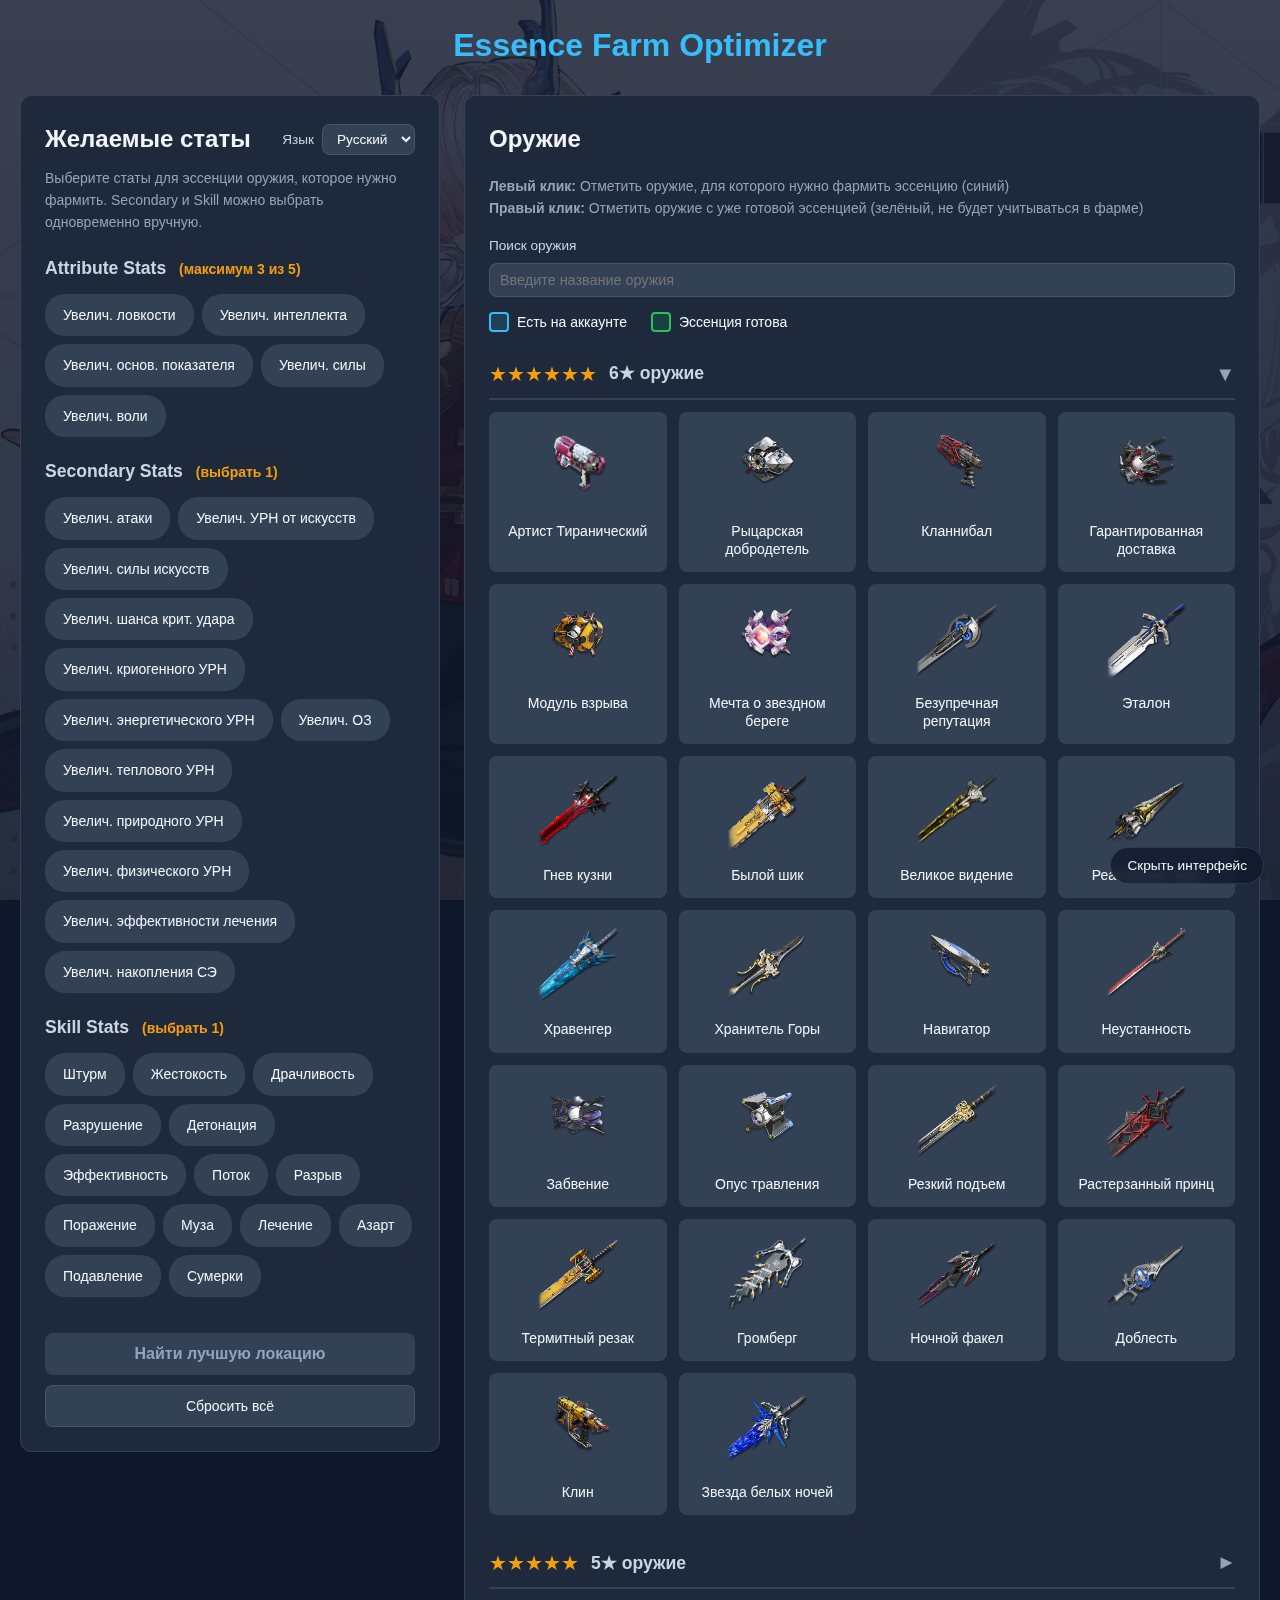
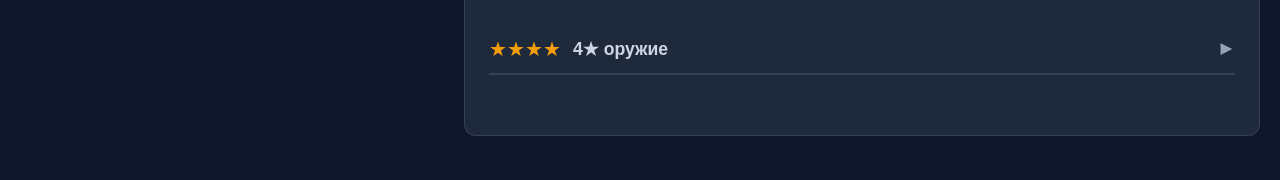
<file: index.html>
<!DOCTYPE html>
<html lang="ru">
<head>
    <meta charset="UTF-8">
    <meta name="viewport" content="width=device-width, initial-scale=1.0">
    <title>Essence Farm Optimizer - Arknights Endfield</title>
    <link rel="icon" href="assets/icons/favicon.png" type="image/png">
    <link rel="stylesheet" href="src/css/styles.css">
</head>
<body>
    <div class="container">
        <h1 id="appTitle">Essence Farm Optimizer</h1>

        <div class="top-layout">
            <div class="section stats-panel">
                <div class="panel-top">
                    <h2 id="statsSectionTitle">Желаемые статы</h2>
                    <div class="language-switch">
                        <label for="languageSelect" id="languageLabel">Язык</label>
                        <select id="languageSelect" onchange="setLanguage(this.value)">
                            <option value="ru">Русский</option>
                            <option value="en">English</option>
                        </select>
                    </div>
                </div>
                <div class="section-subtitle" id="statsSectionSubtitle">Выберите статы для эссенции оружия, которое нужно фармить. Secondary и Skill можно выбрать одновременно вручную.</div>

                <div class="stats-selector">
                    <div class="stat-group">
                        <h3 id="attributeGroupTitle">Attribute Stats <span class="stat-limit">(максимум 3 из 5)</span></h3>
                        <div class="stat-chips" id="attributeStats"></div>
                    </div>

                    <div class="stat-group">
                        <h3 id="secondaryGroupTitle">Secondary Stats <span class="stat-limit">(выбрать 1)</span></h3>
                        <div class="stat-chips" id="secondaryStats"></div>
                    </div>

                    <div class="stat-group">
                        <h3 id="skillGroupTitle">Skill Stats <span class="stat-limit">(выбрать 1)</span></h3>
                        <div class="stat-chips" id="skillStats"></div>
                    </div>
                </div>

                <div class="stats-actions">
                    <button class="btn" id="calculateBtn" onclick="runCalculateWithLoading()" disabled>
                        Найти лучшую локацию
                    </button>
                    <button class="reset-btn panel-reset-btn" id="resetBtn" onclick="resetAll()">Сбросить всё</button>
                </div>
            </div>

            <div class="section weapons-panel">
                <h2 id="weaponsSectionTitle">Оружие</h2>
                <div class="section-subtitle" id="weaponsSectionSubtitle">
                    <strong>Левый клик:</strong> Отметить оружие, для которого нужно фармить эссенцию (синий)<br>
                    <strong>Правый клик:</strong> Отметить оружие с уже готовой эссенцией (зелёный, не будет учитываться в фарме)
                </div>
                <div class="weapon-search">
                    <label for="weaponSearchInput" id="weaponSearchLabel">Поиск оружия</label>
                    <input type="search" id="weaponSearchInput" placeholder="Введите название оружия" oninput="handleWeaponSearchInput()">
                    <div class="weapon-search-empty" id="weaponSearchNoMatches" style="display: none;"></div>
                </div>

                <div class="legend">
                    <div class="legend-item">
                        <div class="legend-box owned"></div>
                        <span id="legendOwned">Есть на аккаунте</span>
                    </div>
                    <div class="legend-item">
                        <div class="legend-box essence"></div>
                        <span id="legendEssence">Эссенция готова</span>
                    </div>
                </div>

                <div id="weaponList"></div>
            </div>
        </div>

        <div class="section results" id="resultsSection">
            <h2 id="resultsSectionTitle">Результаты</h2>
            <div id="resultsContainer"></div>
        </div>
    </div>
    <button class="focus-toggle" id="focusModeToggle" onclick="toggleInterfaceVisibility()">Скрыть интерфейс</button>

    <script src="src/js/app.js"></script>
</body>
</html>
</file>
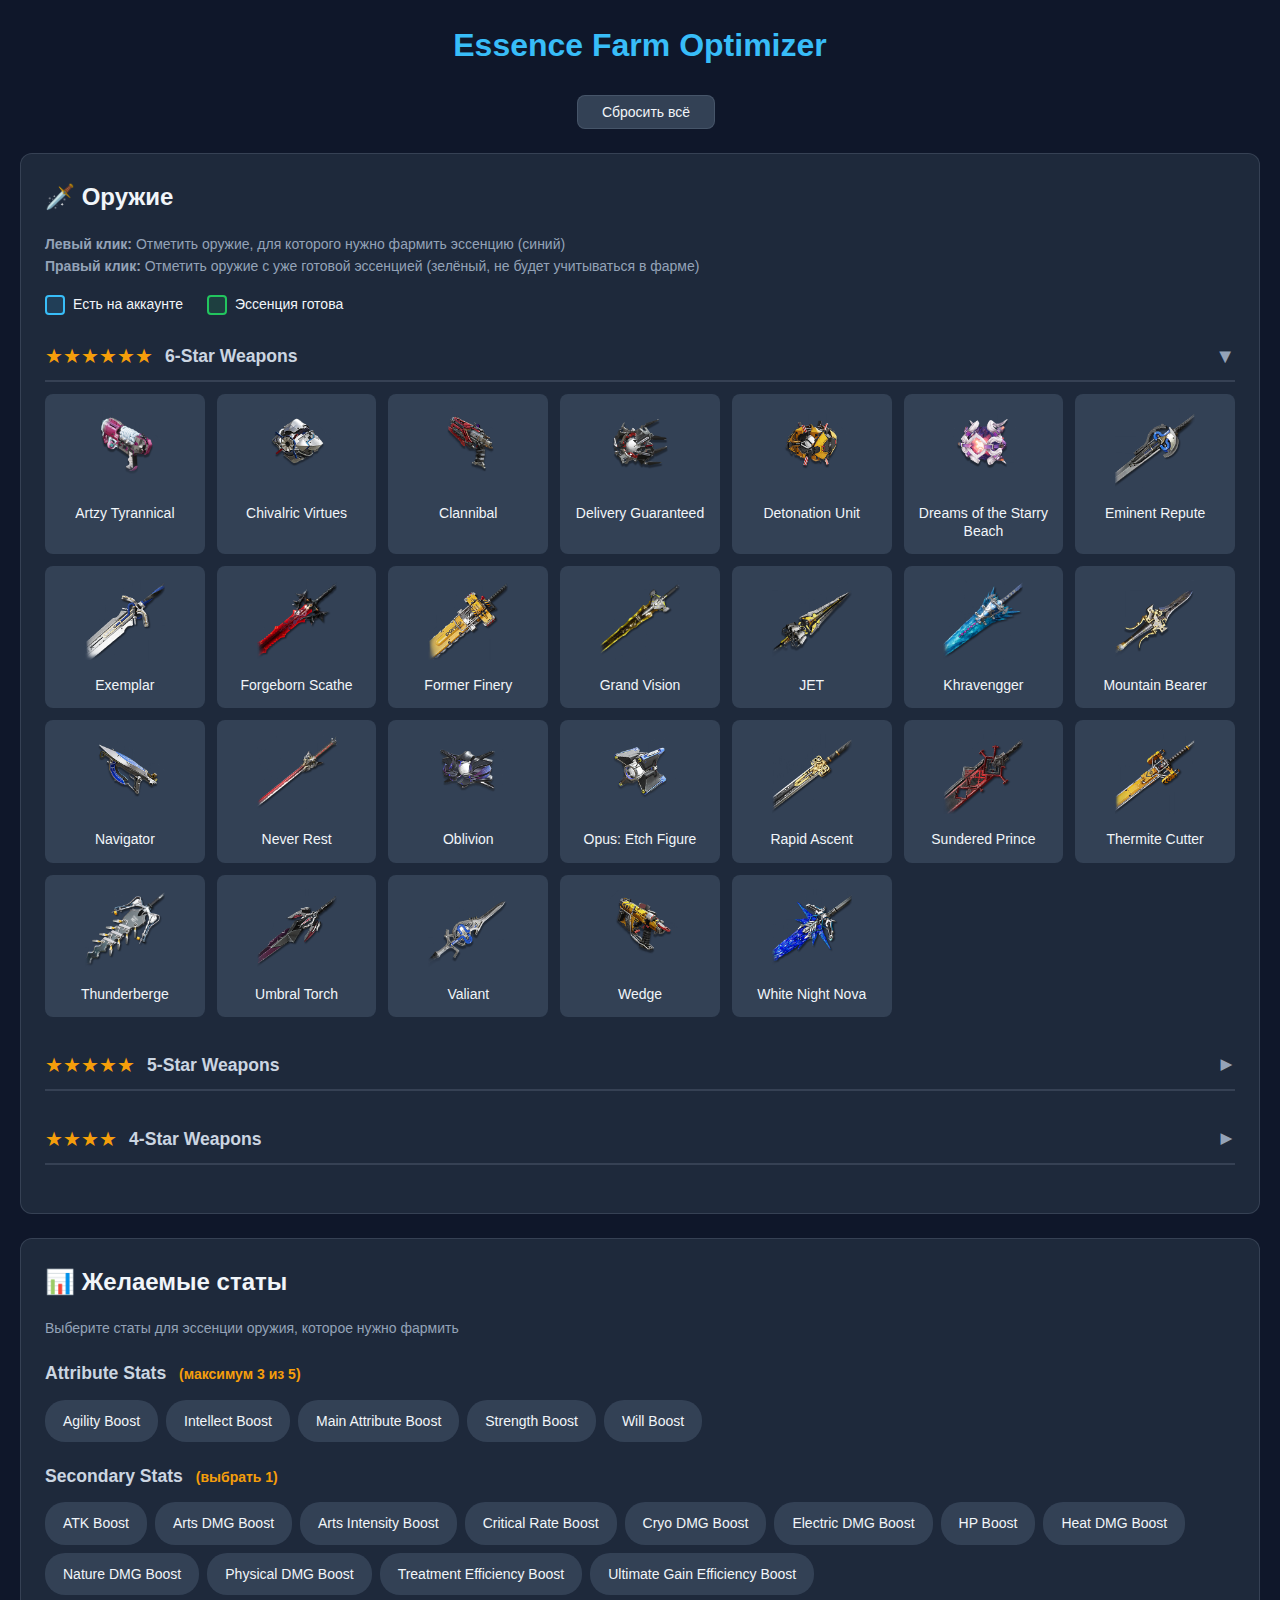
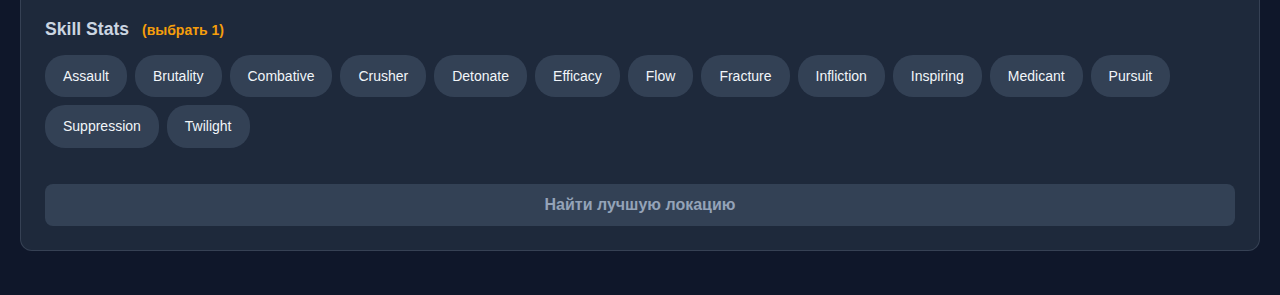
<file: Essence Farm Optimizer.html>
<!DOCTYPE html>
<html lang="ru">
<head>
    <meta charset="UTF-8">
    <meta name="viewport" content="width=device-width, initial-scale=1.0">
    <title>Essence Farm Optimizer - Arknights Endfield</title>
    <style>
        :root {
            --color-bg-primary: #0f172a;
            --color-bg-secondary: #1e293b;
            --color-bg-tertiary: #334155;
            --color-text-primary: #f1f5f9;
            --color-text-secondary: #cbd5e1;
            --color-text-muted: #94a3b8;
            --color-accent: #38bdf8;
            --color-accent-hover: #0ea5e9;
            --color-success: #22c55e;
            --color-warning: #f59e0b;
            --color-border: rgba(148, 163, 184, 0.2);
        }

        * {
            margin: 0;
            padding: 0;
            box-sizing: border-box;
        }

        body {
            font-family: -apple-system, BlinkMacSystemFont, 'Segoe UI', Roboto, sans-serif;
            background: var(--color-bg-primary);
            color: var(--color-text-primary);
            padding: 20px;
            line-height: 1.6;
        }

        .container {
            max-width: 1400px;
            margin: 0 auto;
        }

        h1 {
            font-size: 2rem;
            margin-bottom: 1.5rem;
            color: var(--color-accent);
            text-align: center;
        }

        .section {
            background: var(--color-bg-secondary);
            border-radius: 12px;
            padding: 24px;
            margin-bottom: 24px;
            border: 1px solid var(--color-border);
        }

        .section h2 {
            font-size: 1.5rem;
            margin-bottom: 1rem;
            color: var(--color-text-primary);
            display: flex;
            align-items: center;
            gap: 8px;
        }

        .section-subtitle {
            font-size: 0.875rem;
            color: var(--color-text-muted);
            margin-bottom: 1rem;
        }

        .rarity-section {
            margin-bottom: 24px;
        }

        .rarity-header {
            display: flex;
            align-items: center;
            gap: 12px;
            margin-bottom: 12px;
            padding: 8px 0;
            border-bottom: 2px solid var(--color-border);
            cursor: pointer;
            transition: all 0.2s;
        }

        .rarity-header:hover {
            background: rgba(56, 189, 248, 0.05);
        }

        .rarity-stars {
            font-size: 1.25rem;
            color: var(--color-warning);
        }

        .rarity-label {
            font-size: 1.1rem;
            font-weight: 600;
            color: var(--color-text-secondary);
        }

        .rarity-toggle {
            margin-left: auto;
            font-size: 1.25rem;
            color: var(--color-text-muted);
            transition: transform 0.2s;
        }

        .rarity-toggle.collapsed {
            transform: rotate(-90deg);
        }

        .weapon-item {
            background: var(--color-bg-tertiary);
            padding: 12px 16px;
            border-radius: 8px;
            cursor: pointer;
            border: 2px solid transparent;
            transition: all 0.2s;
            display: flex;
            align-items: center;
            gap: 8px;
            position: relative;
        }

        .weapon-icon {
            width: 80px;
            height: 80px;
            object-fit: contain;
            flex-shrink: 0;
            margin-bottom: 8px;
        }

        .weapon-list.collapsed {
            display: none;
        }

        .weapon-list {
            display: grid;
            grid-template-columns: repeat(auto-fill, minmax(140px, 1fr));
            gap: 12px;
            margin-bottom: 16px;
        }

        .weapon-item {
            background: var(--color-bg-tertiary);
            padding: 12px;
            border-radius: 8px;
            cursor: pointer;
            border: 2px solid transparent;
            transition: all 0.2s;
            display: flex;
            flex-direction: column;
            align-items: center;
            gap: 8px;
            position: relative;
        }

        .weapon-name {
            text-align: center;
            font-size: 0.875rem;
            line-height: 1.3;
            word-wrap: break-word;
            overflow-wrap: break-word;
            hyphens: auto;
        }

        .weapon-tooltip {
            position: absolute;
            bottom: 100%;
            left: 50%;
            transform: translateX(-50%);
            background: var(--color-bg-primary);
            border: 2px solid var(--color-accent);
            border-radius: 8px;
            padding: 12px;
            margin-bottom: 8px;
            min-width: 250px;
            z-index: 1000;
            opacity: 0;
            pointer-events: none;
            transition: opacity 0.2s;
            box-shadow: 0 4px 12px rgba(0, 0, 0, 0.5);
        }

        .weapon-item:hover .weapon-tooltip {
            opacity: 1;
        }

        .tooltip-stat {
            display: flex;
            justify-content: space-between;
            margin-bottom: 6px;
            font-size: 0.875rem;
        }

        .tooltip-stat:last-child {
            margin-bottom: 0;
        }

        .tooltip-label {
            color: var(--color-text-muted);
            font-weight: 500;
        }

        .tooltip-value {
            color: var(--color-accent);
            font-weight: 600;
        }

        .weapon-item:hover {
            border-color: var(--color-accent);
            background: rgba(56, 189, 248, 0.1);
        }

        .weapon-item.selected {
            border-color: var(--color-accent);
            background: rgba(56, 189, 248, 0.15);
        }

        .weapon-item.has-essence {
            border-color: var(--color-success);
            background: rgba(34, 197, 94, 0.15);
        }

        .checkbox {
            display: none;
        }

        .stats-selector {
            margin-top: 20px;
        }

        .stat-group {
            margin-bottom: 20px;
        }

        .stat-group h3 {
            font-size: 1.1rem;
            margin-bottom: 12px;
            color: var(--color-text-secondary);
        }

        .stat-limit {
            font-size: 0.875rem;
            color: var(--color-warning);
            margin-left: 8px;
        }

        .stat-chips {
            display: flex;
            flex-wrap: wrap;
            gap: 8px;
        }

        .stat-chip {
            background: var(--color-bg-tertiary);
            padding: 8px 16px;
            border-radius: 20px;
            cursor: pointer;
            border: 2px solid transparent;
            transition: all 0.2s;
            font-size: 0.875rem;
        }

        .stat-chip:hover {
            border-color: var(--color-accent);
            background: rgba(56, 189, 248, 0.1);
        }

        .stat-chip.selected {
            border-color: var(--color-accent);
            background: rgba(56, 189, 248, 0.2);
            color: var(--color-accent);
            font-weight: 500;
        }

        .stat-chip.disabled {
            opacity: 0.3;
            cursor: not-allowed;
        }

        .stat-chip.auto-selected {
            border-color: var(--color-success);
            background: rgba(34, 197, 94, 0.2);
            color: var(--color-success);
            font-weight: 500;
        }

        .btn {
            background: var(--color-accent);
            color: var(--color-bg-primary);
            border: none;
            padding: 12px 32px;
            border-radius: 8px;
            font-size: 1rem;
            font-weight: 600;
            cursor: pointer;
            transition: all 0.2s;
            width: 100%;
            margin-top: 16px;
        }

        .btn:hover {
            background: var(--color-accent-hover);
            transform: translateY(-2px);
        }

        .btn:disabled {
            background: var(--color-bg-tertiary);
            color: var(--color-text-muted);
            cursor: not-allowed;
            transform: none;
        }

        .results {
            display: none;
        }

        .results.visible {
            display: block;
        }

        .location-card {
            background: var(--color-bg-tertiary);
            border-radius: 8px;
            padding: 20px;
            margin-bottom: 16px;
            border-left: 4px solid var(--color-accent);
        }

        .location-card.best {
            border-left-color: var(--color-success);
            background: rgba(34, 197, 94, 0.1);
        }

        .location-header {
            display: flex;
            justify-content: space-between;
            align-items: center;
            margin-bottom: 12px;
        }

        .location-name {
            font-size: 1.25rem;
            font-weight: 600;
            color: var(--color-text-primary);
        }

        .match-score {
            background: var(--color-accent);
            color: var(--color-bg-primary);
            padding: 4px 12px;
            border-radius: 12px;
            font-size: 0.875rem;
            font-weight: 600;
        }

        .location-card.best .match-score {
            background: var(--color-success);
        }

        .stat-matches {
            display: flex;
            flex-direction: column;
            gap: 8px;
        }

        .stat-match-row {
            display: flex;
            align-items: center;
            gap: 12px;
            font-size: 0.875rem;
        }

        .stat-category {
            color: var(--color-text-muted);
            min-width: 120px;
        }

        .stat-list {
            display: flex;
            flex-wrap: wrap;
            gap: 6px;
        }

        .stat-badge {
            background: var(--color-bg-secondary);
            padding: 4px 10px;
            border-radius: 12px;
            font-size: 0.8rem;
        }

        .stat-badge.match {
            background: rgba(34, 197, 94, 0.2);
            color: var(--color-success);
            border: 1px solid var(--color-success);
        }

        .no-results {
            text-align: center;
            padding: 40px;
            color: var(--color-text-muted);
        }

        .legend {
            display: flex;
            gap: 24px;
            margin-bottom: 16px;
            font-size: 0.875rem;
            flex-wrap: wrap;
        }

        .legend-item {
            display: flex;
            align-items: center;
            gap: 8px;
        }

        .legend-box {
            width: 20px;
            height: 20px;
            border-radius: 4px;
            border: 2px solid;
        }

        .legend-box.owned {
            border-color: var(--color-accent);
            background: rgba(56, 189, 248, 0.15);
        }

        .legend-box.essence {
            border-color: var(--color-success);
            background: rgba(34, 197, 94, 0.15);
        }

        .reset-btn {
            background: var(--color-bg-tertiary);
            color: var(--color-text-primary);
            border: 1px solid var(--color-border);
            padding: 8px 24px;
            border-radius: 8px;
            font-size: 0.875rem;
            cursor: pointer;
            transition: all 0.2s;
            margin-left: 12px;
        }

        .reset-btn:hover {
            background: var(--color-bg-primary);
            border-color: var(--color-accent);
        }

        .header-actions {
            display: flex;
            justify-content: center;
            align-items: center;
            margin-bottom: 1.5rem;
        }

        .result-weapon-item {
            background: var(--color-bg-tertiary);
            padding: 8px;
            border-radius: 6px;
            cursor: pointer;
            border: 2px solid transparent;
            transition: all 0.2s;
            display: flex;
            flex-direction: column;
            align-items: center;
            gap: 4px;
        }

        .result-weapon-item:hover {
            border-color: var(--color-accent);
            background: rgba(56, 189, 248, 0.1);
        }

        .result-weapon-item.selected {
            border-color: var(--color-accent);
            background: rgba(56, 189, 248, 0.15);
        }

        .result-weapon-item.has-essence {
            border-color: var(--color-success);
            background: rgba(34, 197, 94, 0.15);
        }

        @media (max-width: 768px) {
            .weapon-list {
                grid-template-columns: repeat(auto-fill, minmax(120px, 1fr));
            }

            .weapon-icon {
                width: 64px;
                height: 64px;
            }

            .location-header {
                flex-direction: column;
                align-items: flex-start;
                gap: 8px;
            }
        }
    </style>
</head>
<body>
    <div class="container">
        <h1>Essence Farm Optimizer</h1>
        
        <div class="header-actions">
            <button class="reset-btn" onclick="resetAll()">Сбросить всё</button>
        </div>

        <div class="section">
            <h2>🗡️ Оружие</h2>
            <div class="section-subtitle">
                <strong>Левый клик:</strong> Отметить оружие, для которого нужно фармить эссенцию (синий)<br>
                <strong>Правый клик:</strong> Отметить оружие с уже готовой эссенцией (зелёный, не будет учитываться в фарме)
            </div>
            
            <div class="legend">
                <div class="legend-item">
                    <div class="legend-box owned"></div>
                    <span>Есть на аккаунте</span>
                </div>
                <div class="legend-item">
                    <div class="legend-box essence"></div>
                    <span>Эссенция готова</span>
                </div>
            </div>

            <div id="weaponList"></div>
        </div>

        <div class="section">
            <h2>📊 Желаемые статы</h2>
            <div class="section-subtitle">Выберите статы для эссенции оружия, которое нужно фармить</div>
            
            <div class="stats-selector">
                <div class="stat-group">
                    <h3>Attribute Stats <span class="stat-limit">(максимум 3 из 5)</span></h3>
                    <div class="stat-chips" id="attributeStats"></div>
                </div>

                <div class="stat-group">
                    <h3>Secondary Stats <span class="stat-limit">(выбрать 1)</span></h3>
                    <div class="stat-chips" id="secondaryStats"></div>
                </div>

                <div class="stat-group">
                    <h3>Skill Stats <span class="stat-limit">(выбрать 1)</span></h3>
                    <div class="stat-chips" id="skillStats"></div>
                </div>
            </div>

            <button class="btn" id="calculateBtn" onclick="calculateBestLocation()" disabled>
                Найти лучшую локацию
            </button>
        </div>

        <div class="section results" id="resultsSection">
            <h2>🎯 Результаты</h2>
            <div id="resultsContainer"></div>
        </div>
    </div>

    <script>
        let weaponsData = {};
        let weapons = [];
        let locationsData = {};

        async function loadDataFromJson() {
            const isFileProtocol = window.location.protocol === 'file:';
            let weaponsResponse;
            let locationsResponse;

            try {
                [weaponsResponse, locationsResponse] = await Promise.all([
                    fetch('weapons.json'),
                    fetch('locations.json')
                ]);
            } catch (error) {
                if (isFileProtocol) {
                    throw new Error('Браузер блокирует загрузку JSON при открытии HTML напрямую. Запустите локальный сервер: python -m http.server 4173 и откройте http://127.0.0.1:4173/Essence%20Farm%20Optimizer.html');
                }
                throw new Error('Ошибка сети при загрузке weapons.json и locations.json');
            }

            if (!weaponsResponse.ok || !locationsResponse.ok) {
                throw new Error(`Не удалось загрузить JSON (weapons: ${weaponsResponse.status}, locations: ${locationsResponse.status})`);
            }

            try {
                weaponsData = await weaponsResponse.json();
                locationsData = await locationsResponse.json();
            } catch (error) {
                throw new Error('Некорректный формат JSON в weapons.json или locations.json');
            }

            weapons = Object.keys(weaponsData).sort();

            if (weapons.length === 0 || Object.keys(locationsData).length === 0) {
                throw new Error('JSON загружен, но список оружия или локаций пуст. Проверьте содержимое weapons.json и locations.json');
            }
        }

        const state = {
            ownedWeapons: new Set(),
            essenceReady: new Set(),
            selectedAttributeStats: new Set(),
            selectedSecondaryStat: null,
            selectedSkillStat: null
        };

        function getWeaponIconPath(weapon) {
            const iconOverrides = {
                "Opus: Etch Figure": "оpus etch figure.png",
                "Opus: The Living": "opus_the_living.png"
            };

            if (iconOverrides[weapon]) {
                return `weapons/${iconOverrides[weapon]}`;
            }

            const normalizedName = weapon
                .toLowerCase()
                .replace(/:/g, '')
                .replace(/\s+/g, '_');
            return `weapons/${normalizedName}.png`;
        }

        function initWeapons() {
            const weaponList = document.getElementById('weaponList');
            const weaponsByRarity = {6: [], 5: [], 4: []};

            weapons.forEach(weapon => {
                const rarity = weaponsData[weapon].rarity;
                weaponsByRarity[rarity].push(weapon);
            });

            [6, 5, 4].forEach(rarity => {
                const section = document.createElement('div');
                section.className = 'rarity-section';

                const header = document.createElement('div');
                header.className = 'rarity-header';
                header.innerHTML = `
                    <span class="rarity-stars">${'★'.repeat(rarity)}</span>
                    <span class="rarity-label">${rarity}-Star Weapons</span>
                    <span class="rarity-toggle ${rarity !== 6 ? 'collapsed' : ''}">▼</span>
                `;
                header.onclick = () => toggleRarity(rarity);
                section.appendChild(header);

                const grid = document.createElement('div');
                grid.className = `weapon-list ${rarity !== 6 ? 'collapsed' : ''}`;
                grid.dataset.rarity = rarity;

                weaponsByRarity[rarity].forEach(weapon => {
                    const weaponData = weaponsData[weapon];
                    const div = document.createElement('div');
                    div.className = 'weapon-item';
                    const iconPath = getWeaponIconPath(weapon);
                    div.innerHTML = `
                        <img src="${iconPath}" alt="${weapon}" class="weapon-icon" onerror="this.style.display='none'">
                        <span class="weapon-name">${weapon}</span>
                        <div class="weapon-tooltip">
                            <div class="tooltip-stat">
                                <span class="tooltip-label">Attribute:</span>
                                <span class="tooltip-value">${weaponData.attribute_stats}</span>
                            </div>
                            <div class="tooltip-stat">
                                <span class="tooltip-label">Secondary:</span>
                                <span class="tooltip-value">${weaponData.secondary_stats}</span>
                            </div>
                            <div class="tooltip-stat">
                                <span class="tooltip-label">Skill:</span>
                                <span class="tooltip-value">${weaponData.skill_stats}</span>
                            </div>
                        </div>
                    `;
                    div.onclick = () => toggleWeapon(weapon, div);
                    div.oncontextmenu = (e) => {
                        e.preventDefault();
                        toggleEssence(weapon, div);
                    };
                    grid.appendChild(div);
                });

                section.appendChild(grid);
                weaponList.appendChild(section);
            });
        }

        function toggleWeapon(weapon, element) {
            if (state.essenceReady.has(weapon)) {
                return;
            }
            
            if (state.ownedWeapons.has(weapon)) {
                state.ownedWeapons.delete(weapon);
                element.classList.remove('selected');
            } else {
                state.ownedWeapons.add(weapon);
                element.classList.add('selected');
            }
            
            autoSelectStats();
        }

        function toggleEssence(weapon, element) {
            if (state.essenceReady.has(weapon)) {
                state.essenceReady.delete(weapon);
                state.ownedWeapons.delete(weapon);
                element.classList.remove('has-essence');
                element.classList.remove('selected');
            } else {
                state.essenceReady.add(weapon);
                state.ownedWeapons.add(weapon);
                element.classList.add('has-essence');
                element.classList.remove('selected');
            }
            
            autoSelectStats();
        }

        function initStats() {
            const allStats = {
                attribute: new Set(),
                secondary: new Set(),
                skill: new Set()
            };

            Object.values(locationsData).forEach(location => {
                location.attribute_stats.forEach(stat => allStats.attribute.add(stat));
                location.secondary_stats.forEach(stat => allStats.secondary.add(stat));
                location.skill_stats.forEach(stat => allStats.skill.add(stat));
            });

            const attributeContainer = document.getElementById('attributeStats');
            Array.from(allStats.attribute).sort().forEach(stat => {
                const chip = document.createElement('div');
                chip.className = 'stat-chip';
                chip.textContent = stat;
                chip.onclick = () => toggleAttributeStat(stat, chip);
                attributeContainer.appendChild(chip);
            });

            const secondaryContainer = document.getElementById('secondaryStats');
            Array.from(allStats.secondary).sort().forEach(stat => {
                const chip = document.createElement('div');
                chip.className = 'stat-chip';
                chip.textContent = stat;
                chip.onclick = () => toggleSecondaryStat(stat, chip);
                secondaryContainer.appendChild(chip);
            });

            const skillContainer = document.getElementById('skillStats');
            Array.from(allStats.skill).sort().forEach(stat => {
                const chip = document.createElement('div');
                chip.className = 'stat-chip';
                chip.textContent = stat;
                chip.onclick = () => toggleSkillStat(stat, chip);
                skillContainer.appendChild(chip);
            });
        }

        function toggleAttributeStat(stat, element) {
            if (element.classList.contains('disabled') || element.classList.contains('auto-selected')) {
                return;
            }

            if (state.selectedAttributeStats.has(stat)) {
                state.selectedAttributeStats.delete(stat);
                element.classList.remove('selected');
            } else if (state.selectedAttributeStats.size < 3) {
                state.selectedAttributeStats.add(stat);
                element.classList.add('selected');
            }
            highlightMatchingWeapons();
            updateCalculateButton();
        }

        function toggleSecondaryStat(stat, element) {
            if (state.selectedSkillStat !== null || element.classList.contains('disabled') || element.classList.contains('auto-selected')) {
                return;
            }

            const container = document.getElementById('secondaryStats');
            container.querySelectorAll('.stat-chip').forEach(chip => {
                chip.classList.remove('selected');
            });
            
            if (state.selectedSecondaryStat === stat) {
                state.selectedSecondaryStat = null;
                updateSkillStatsAvailability(true);
            } else {
                state.selectedSecondaryStat = stat;
                element.classList.add('selected');
                updateSkillStatsAvailability(false);
            }
            highlightMatchingWeapons();
            updateCalculateButton();
        }

        function toggleSkillStat(stat, element) {
            if (state.selectedSecondaryStat !== null || element.classList.contains('disabled') || element.classList.contains('auto-selected')) {
                return;
            }

            const container = document.getElementById('skillStats');
            container.querySelectorAll('.stat-chip').forEach(chip => {
                chip.classList.remove('selected');
            });
            
            if (state.selectedSkillStat === stat) {
                state.selectedSkillStat = null;
                updateSecondaryStatsAvailability(true);
            } else {
                state.selectedSkillStat = stat;
                element.classList.add('selected');
                updateSecondaryStatsAvailability(false);
            }
            highlightMatchingWeapons();
            updateCalculateButton();
        }

        function highlightMatchingWeapons() {
            const weaponItems = document.querySelectorAll('.weapon-item');
            
            weaponItems.forEach(item => {
                const weaponName = item.querySelector('.weapon-name').textContent;
                const weaponData = weaponsData[weaponName];
                
                // Remove previous highlight
                item.style.boxShadow = '';
                
                // Don't highlight if weapon is already selected
                if (state.ownedWeapons.has(weaponName)) {
                    return;
                }
                
                // Check if weapon matches selected stats
                const attributeMatch = state.selectedAttributeStats.size === 0 || 
                    state.selectedAttributeStats.has(weaponData.attribute_stats);
                
                const secondaryMatch = !state.selectedSecondaryStat || 
                    weaponData.secondary_stats === state.selectedSecondaryStat;
                
                const skillMatch = !state.selectedSkillStat || 
                    weaponData.skill_stats === state.selectedSkillStat;
                
                if (attributeMatch && secondaryMatch && skillMatch) {
                    item.style.boxShadow = '0 0 0 3px var(--color-warning)';
                }
            });
        }

        function updateSecondaryStatsAvailability(available) {
            const container = document.getElementById('secondaryStats');
            container.querySelectorAll('.stat-chip').forEach(chip => {
                if (!chip.classList.contains('auto-selected')) {
                    if (available) {
                        chip.classList.remove('disabled');
                    } else {
                        chip.classList.add('disabled');
                    }
                }
            });
        }

        function updateSkillStatsAvailability(available) {
            const container = document.getElementById('skillStats');
            container.querySelectorAll('.stat-chip').forEach(chip => {
                if (!chip.classList.contains('auto-selected')) {
                    if (available) {
                        chip.classList.remove('disabled');
                    } else {
                        chip.classList.add('disabled');
                    }
                }
            });
        }

        function autoSelectStats() {
            const weaponsNeedingEssence = Array.from(state.ownedWeapons)
                .filter(weapon => !state.essenceReady.has(weapon));

            state.selectedAttributeStats.clear();
            state.selectedSecondaryStat = null;
            state.selectedSkillStat = null;

            document.querySelectorAll('.stat-chip').forEach(chip => {
                chip.classList.remove('selected', 'auto-selected', 'disabled');
            });

            // Clear weapon highlights
            document.querySelectorAll('.weapon-item').forEach(item => {
                item.style.boxShadow = '';
            });

            if (weaponsNeedingEssence.length === 0) {
                updateCalculateButton();
                return;
            }

            const statCounts = {
                attribute: {},
                secondary: {},
                skill: {}
            };

            weaponsNeedingEssence.forEach(weapon => {
                const weaponData = weaponsData[weapon];
                statCounts.attribute[weaponData.attribute_stats] = (statCounts.attribute[weaponData.attribute_stats] || 0) + 1;
                statCounts.secondary[weaponData.secondary_stats] = (statCounts.secondary[weaponData.secondary_stats] || 0) + 1;
                statCounts.skill[weaponData.skill_stats] = (statCounts.skill[weaponData.skill_stats] || 0) + 1;
            });

            const sortedAttributes = Object.entries(statCounts.attribute)
                .sort((a, b) => b[1] - a[1])
                .map(([stat]) => stat);

            const allAttributes = ["Agility Boost", "Strength Boost", "Will Boost", "Intellect Boost", "Main Attribute Boost"];
            const selectedAttributes = sortedAttributes.slice(0, Math.min(3, sortedAttributes.length));
            
            if (selectedAttributes.length < 3) {
                const remaining = allAttributes.filter(attr => !selectedAttributes.includes(attr));
                selectedAttributes.push(...remaining.slice(0, 3 - selectedAttributes.length));
            }

            selectedAttributes.forEach(stat => {
                state.selectedAttributeStats.add(stat);
                const chip = Array.from(document.getElementById('attributeStats').children)
                    .find(el => el.textContent === stat);
                if (chip) chip.classList.add('auto-selected');
            });

            const uniqueSecondaryStats = new Set(Object.keys(statCounts.secondary));
            const uniqueSkillStats = new Set(Object.keys(statCounts.skill));

            if (uniqueSecondaryStats.size === 1 && uniqueSkillStats.size > 1) {
                const onlySecondaryStat = Array.from(uniqueSecondaryStats)[0];
                state.selectedSecondaryStat = onlySecondaryStat;
                const chip = Array.from(document.getElementById('secondaryStats').children)
                    .find(el => el.textContent === onlySecondaryStat);
                if (chip) {
                    chip.classList.add('auto-selected');
                    updateSkillStatsAvailability(false);
                }
            } else if (uniqueSkillStats.size === 1 && uniqueSecondaryStats.size > 1) {
                const onlySkillStat = Array.from(uniqueSkillStats)[0];
                state.selectedSkillStat = onlySkillStat;
                const chip = Array.from(document.getElementById('skillStats').children)
                    .find(el => el.textContent === onlySkillStat);
                if (chip) {
                    chip.classList.add('auto-selected');
                    updateSecondaryStatsAvailability(false);
                }
            } else if (uniqueSecondaryStats.size === 1 && uniqueSkillStats.size === 1) {
                const onlySecondaryStat = Array.from(uniqueSecondaryStats)[0];
                state.selectedSecondaryStat = onlySecondaryStat;
                const chip = Array.from(document.getElementById('secondaryStats').children)
                    .find(el => el.textContent === onlySecondaryStat);
                if (chip) {
                    chip.classList.add('auto-selected');
                    updateSkillStatsAvailability(false);
                }
            } else {
                const sortedSecondaryStats = Object.entries(statCounts.secondary)
                    .sort((a, b) => b[1] - a[1]);
                const sortedSkillStats = Object.entries(statCounts.skill)
                    .sort((a, b) => b[1] - a[1]);

                const topSecondaryCount = sortedSecondaryStats[0] ? sortedSecondaryStats[0][1] : 0;
                const topSkillCount = sortedSkillStats[0] ? sortedSkillStats[0][1] : 0;

                if (topSkillCount > topSecondaryCount) {
                    const topSkillStat = sortedSkillStats[0];
                    state.selectedSkillStat = topSkillStat[0];
                    const chip = Array.from(document.getElementById('skillStats').children)
                        .find(el => el.textContent === topSkillStat[0]);
                    if (chip) {
                        chip.classList.add('auto-selected');
                        updateSecondaryStatsAvailability(false);
                    }
                } else if (topSecondaryCount > topSkillCount) {
                    const topSecondaryStat = sortedSecondaryStats[0];
                    state.selectedSecondaryStat = topSecondaryStat[0];
                    const chip = Array.from(document.getElementById('secondaryStats').children)
                        .find(el => el.textContent === topSecondaryStat[0]);
                    if (chip) {
                        chip.classList.add('auto-selected');
                        updateSkillStatsAvailability(false);
                    }
                } else {
                    const topSecondaryStat = sortedSecondaryStats[0];
                    state.selectedSecondaryStat = topSecondaryStat[0];
                    const chip = Array.from(document.getElementById('secondaryStats').children)
                        .find(el => el.textContent === topSecondaryStat[0]);
                    if (chip) {
                        chip.classList.add('auto-selected');
                        updateSkillStatsAvailability(false);
                    }
                }
            }

            updateCalculateButton();
        }

        function updateCalculateButton() {
            const btn = document.getElementById('calculateBtn');
            const weaponsNeedingEssence = Array.from(state.ownedWeapons)
                .filter(weapon => !state.essenceReady.has(weapon));
            const hasValidSelection = state.selectedAttributeStats.size === 3 &&
                ((state.selectedSecondaryStat !== null && state.selectedSkillStat === null) ||
                 (state.selectedSkillStat !== null && state.selectedSecondaryStat === null));

            btn.disabled = weaponsNeedingEssence.length === 0 || !hasValidSelection;
        }

        function getRecommendedStatsForWeapons(targetWeapons) {
            const statCounts = {
                attribute: {},
                secondary: {},
                skill: {}
            };

            targetWeapons.forEach(weapon => {
                const weaponData = weaponsData[weapon];
                statCounts.attribute[weaponData.attribute_stats] = (statCounts.attribute[weaponData.attribute_stats] || 0) + 1;
                statCounts.secondary[weaponData.secondary_stats] = (statCounts.secondary[weaponData.secondary_stats] || 0) + 1;
                statCounts.skill[weaponData.skill_stats] = (statCounts.skill[weaponData.skill_stats] || 0) + 1;
            });

            const sortedAttributes = Object.entries(statCounts.attribute)
                .sort((a, b) => b[1] - a[1])
                .map(([stat]) => stat);

            const allAttributes = ["Agility Boost", "Strength Boost", "Will Boost", "Intellect Boost", "Main Attribute Boost"];
            const selectedAttributes = sortedAttributes.slice(0, Math.min(3, sortedAttributes.length));

            if (selectedAttributes.length < 3) {
                const remaining = allAttributes.filter(attr => !selectedAttributes.includes(attr));
                selectedAttributes.push(...remaining.slice(0, 3 - selectedAttributes.length));
            }

            const sortedSecondaryStats = Object.entries(statCounts.secondary)
                .sort((a, b) => b[1] - a[1]);
            const sortedSkillStats = Object.entries(statCounts.skill)
                .sort((a, b) => b[1] - a[1]);

            const topSecondaryCount = sortedSecondaryStats[0] ? sortedSecondaryStats[0][1] : 0;
            const topSkillCount = sortedSkillStats[0] ? sortedSkillStats[0][1] : 0;

            let secondary = null;
            let skill = null;

            if (topSkillCount > topSecondaryCount) {
                skill = sortedSkillStats[0][0];
            } else {
                secondary = sortedSecondaryStats[0][0];
            }

            return {
                attribute: selectedAttributes,
                secondary,
                skill
            };
        }

        function getLocationScores(targetWeapons, desiredStats, options = {}) {
            const activeStatType = desiredStats.secondary ? 'secondary' : 'skill';
            const matchingWeapons = targetWeapons.filter(weapon => {
                const weaponData = weaponsData[weapon];
                const attributeMatch = desiredStats.attribute.includes(weaponData.attribute_stats);
                const secondaryMatch = desiredStats.secondary ?
                    weaponData.secondary_stats === desiredStats.secondary : true;
                const skillMatch = desiredStats.skill ?
                    weaponData.skill_stats === desiredStats.skill : true;

                return attributeMatch && secondaryMatch && skillMatch;
            });

            const strictDesiredStats = options.strictDesiredStats === true;
            const poolWeapons = (strictDesiredStats || matchingWeapons.length > 0) ? matchingWeapons : targetWeapons;

            const locationScores = Object.entries(locationsData).map(([name, location]) => {
                const locationMatchingWeapons = poolWeapons.filter(weapon => {
                    const weaponData = weaponsData[weapon];
                    const hasAttribute = location.attribute_stats.includes(weaponData.attribute_stats);
                    const hasSecondary = location.secondary_stats.includes(weaponData.secondary_stats);
                    const hasSkill = location.skill_stats.includes(weaponData.skill_stats);
                    return hasAttribute && hasSecondary && hasSkill;
                });

                const matchedAttributes = desiredStats.attribute.filter(stat =>
                    location.attribute_stats.includes(stat)
                );

                const hasSecondaryStat = desiredStats.secondary ?
                    location.secondary_stats.includes(desiredStats.secondary) : false;
                const hasSkillStat = desiredStats.skill ?
                    location.skill_stats.includes(desiredStats.skill) : false;

                const hasActiveStat = activeStatType === 'secondary' ? hasSecondaryStat : hasSkillStat;
                const matchedWeaponsCount = locationMatchingWeapons.length;
                const totalWeaponsCount = poolWeapons.length;
                const weaponMatchPercentage = totalWeaponsCount > 0
                    ? Math.round((matchedWeaponsCount / totalWeaponsCount) * 100)
                    : 0;

                const statMatchCount = matchedAttributes.length + (hasActiveStat ? 1 : 0);
                const totalPossibleStats = desiredStats.attribute.length + 1;

                return {
                    name,
                    matchedAttributes,
                    hasActiveStat,
                    hasSecondaryStat,
                    hasSkillStat,
                    activeStatType,
                    secondaryStat: desiredStats.secondary,
                    skillStat: desiredStats.skill,
                    weaponMatchPercentage,
                    matchedWeaponsCount,
                    totalWeaponsCount,
                    statMatchCount,
                    totalPossibleStats,
                    locationMatchingWeapons,
                    location
                };
            });

            locationScores.sort((a, b) => {
                if (b.weaponMatchPercentage !== a.weaponMatchPercentage) {
                    return b.weaponMatchPercentage - a.weaponMatchPercentage;
                }

                const aStatMatches = a.matchedAttributes.length + (a.hasActiveStat ? 1 : 0);
                const bStatMatches = b.matchedAttributes.length + (b.hasActiveStat ? 1 : 0);

                return bStatMatches - aStatMatches;
            });

            return {
                scores: locationScores,
                targetedWeapons: poolWeapons
            };
        }

        function calculateBestLocation() {
            const weaponsNeedingEssence = Array.from(state.ownedWeapons)
                .filter(weapon => !state.essenceReady.has(weapon));

            if (weaponsNeedingEssence.length === 0) {
                if (state.ownedWeapons.size === 0) {
                    showNoResults('❌ Выберите хотя бы одно оружие для фарма (левый клик)');
                } else {
                    showNoResults('✅ У всех выбранных оружий уже есть эссенция! Если хотите фармить новое, отметьте его левым кликом (синим), а не правым (зелёным).');
                }
                return;
            }

            const desiredStats = {
                attribute: Array.from(state.selectedAttributeStats),
                secondary: state.selectedSecondaryStat,
                skill: state.selectedSkillStat
            };

            const hasValidSelection = desiredStats.attribute.length === 3 &&
                ((desiredStats.secondary && !desiredStats.skill) || (desiredStats.skill && !desiredStats.secondary));

            if (!hasValidSelection) {
                showNoResults('❌ Выберите ровно 3 Attribute Stats и 1 стат из Secondary или Skill.');
                return;
            }

            const candidateWeapons = weaponsNeedingEssence.filter(weapon => {
                const weaponData = weaponsData[weapon];
                const attributeMatch = desiredStats.attribute.includes(weaponData.attribute_stats);

                if (desiredStats.secondary) {
                    return attributeMatch && weaponData.secondary_stats === desiredStats.secondary;
                }

                return attributeMatch && weaponData.skill_stats === desiredStats.skill;
            });

            if (candidateWeapons.length === 0) {
                showNoResults('Ни одно выбранное оружие не подходит под ваш набор статов. Измените выбор статов.');
                return;
            }

            const getLocationScoresForWeapons = (weaponPool) => {
                const locationScores = Object.entries(locationsData).map(([name, location]) => {
                    const locationMatchingWeapons = weaponPool.filter(weapon => {
                        const weaponData = weaponsData[weapon];
                        const hasAttribute = location.attribute_stats.includes(weaponData.attribute_stats);
                        const hasSecondary = location.secondary_stats.includes(weaponData.secondary_stats);
                        const hasSkill = location.skill_stats.includes(weaponData.skill_stats);
                        return hasAttribute && hasSecondary && hasSkill;
                    });

                    const matchedAttributes = desiredStats.attribute.filter(stat =>
                        location.attribute_stats.includes(stat)
                    );

                    const hasSecondaryStat = desiredStats.secondary ?
                        location.secondary_stats.includes(desiredStats.secondary) : false;
                    const hasSkillStat = desiredStats.skill ?
                        location.skill_stats.includes(desiredStats.skill) : false;
                    const hasActiveStat = desiredStats.secondary ? hasSecondaryStat : hasSkillStat;

                    const matchedWeaponsCount = locationMatchingWeapons.length;
                    const totalWeaponsCount = weaponPool.length;
                    const weaponMatchPercentage = totalWeaponsCount > 0
                        ? Math.round((matchedWeaponsCount / totalWeaponsCount) * 100)
                        : 0;

                    return {
                        name,
                        matchedAttributes,
                        hasSecondaryStat,
                        hasSkillStat,
                        secondaryStat: desiredStats.secondary,
                        skillStat: desiredStats.skill,
                        statMatchCount: matchedAttributes.length + (hasActiveStat ? 1 : 0),
                        totalPossibleStats: desiredStats.attribute.length + 1,
                        weaponMatchPercentage,
                        matchedWeaponsCount,
                        totalWeaponsCount,
                        locationMatchingWeapons,
                        location
                    };
                });

                locationScores.sort((a, b) => {
                    if (b.matchedWeaponsCount !== a.matchedWeaponsCount) {
                        return b.matchedWeaponsCount - a.matchedWeaponsCount;
                    }
                    if (b.statMatchCount !== a.statMatchCount) {
                        return b.statMatchCount - a.statMatchCount;
                    }
                    return b.weaponMatchPercentage - a.weaponMatchPercentage;
                });

                return locationScores;
            };

            const farmPlan = [];
            let remainingCandidateWeapons = [...candidateWeapons];

            while (remainingCandidateWeapons.length > 0) {
                const locationScores = getLocationScoresForWeapons(remainingCandidateWeapons);
                const bestLocation = locationScores[0];

                if (!bestLocation || bestLocation.matchedWeaponsCount === 0) {
                    showNoResults(`Не найдено локаций, где этот набор статов может дропнуть оружие: ${remainingCandidateWeapons.join(', ')}`);
                    return;
                }

                farmPlan.push({
                    weapons: bestLocation.locationMatchingWeapons,
                    desiredStats,
                    bestLocation
                });

                remainingCandidateWeapons = remainingCandidateWeapons.filter(
                    weapon => !bestLocation.locationMatchingWeapons.includes(weapon)
                );
            }

            const skippedWeapons = weaponsNeedingEssence.filter(
                weapon => !candidateWeapons.includes(weapon)
            );

            displayResults(farmPlan, skippedWeapons);
        }

        function displayResults(farmPlan, skippedWeapons = []) {
            const resultsSection = document.getElementById('resultsSection');
            const resultsContainer = document.getElementById('resultsContainer');

            resultsContainer.innerHTML = '';

            if (skippedWeapons.length > 0) {
                const skippedInfo = document.createElement('div');
                skippedInfo.className = 'section-subtitle';
                skippedInfo.style.marginBottom = '1rem';
                skippedInfo.innerHTML = `<strong>Не вошли в текущий набор статов:</strong> ${skippedWeapons.join(', ')}`;
                resultsContainer.appendChild(skippedInfo);
            }

            farmPlan.forEach((step, index) => {
                const section = document.createElement('div');
                const groupStats = [...step.desiredStats.attribute, step.desiredStats.secondary || step.desiredStats.skill]
                    .filter(Boolean)
                    .join(', ');

                section.innerHTML = `
                    <h3 style="margin: 18px 0 8px 0; color: ${index === 0 ? 'var(--color-success)' : 'var(--color-warning)'};">
                        ${index === 0 ? '🏆 Группа 1' : '🎯 Группа ' + (index + 1)} (статы: ${groupStats})
                    </h3>
                    <div class="section-subtitle" style="margin-bottom: 1rem;">
                        <strong>Лучшая локация:</strong> ${step.bestLocation.name}
                    </div>
                `;

                const loc = step.bestLocation;
                const card = document.createElement('div');
                card.className = `location-card ${index === 0 ? 'best' : ''}`;

                let statsHTML = '';

                if (step.weapons && step.weapons.length > 0) {
                    statsHTML += `
                        <div style="margin-bottom: 12px; padding: 8px; background: rgba(56, 189, 248, 0.1); border-radius: 6px;">
                            <strong style="color: var(--color-accent);">Оружие в группе (${step.weapons.length}):</strong>
                            <div style="display: grid; grid-template-columns: repeat(auto-fill, minmax(100px, 1fr)); gap: 8px; margin-top: 8px;">
                                ${step.weapons.map(weapon => {
                                    const iconPath = getWeaponIconPath(weapon);
                                    const isSelected = state.ownedWeapons.has(weapon);
                                    const hasEssence = state.essenceReady.has(weapon);
                                    const classes = hasEssence ? 'has-essence' : (isSelected ? 'selected' : '');
                                    return `
                                        <div class="result-weapon-item ${classes}" data-weapon="${weapon}">
                                            <img src="${iconPath}" alt="${weapon}" style="width: 60px; height: 60px; object-fit: contain;" onerror="this.style.display='none'">
                                            <span style="font-size: 0.75rem; text-align: center; line-height: 1.2;">${weapon}</span>
                                        </div>
                                    `;
                                }).join('')}
                            </div>
                        </div>
                    `;
                }

                statsHTML += '<div class="stat-matches">';
                statsHTML += `
                    <div class="stat-match-row">
                        <span class="stat-category">Attribute Stats:</span>
                        <div class="stat-list">
                            ${step.desiredStats.attribute.map(stat => {
                                const isMatch = loc.matchedAttributes.includes(stat);
                                return `<span class="stat-badge ${isMatch ? 'match' : ''}">${stat}</span>`;
                            }).join('')}
                        </div>
                    </div>
                `;

                if (loc.secondaryStat) {
                    statsHTML += `
                        <div class="stat-match-row">
                            <span class="stat-category">Secondary Stat:</span>
                            <div class="stat-list">
                                <span class="stat-badge ${loc.hasSecondaryStat ? 'match' : ''}">${loc.secondaryStat}</span>
                            </div>
                        </div>
                    `;
                }

                if (loc.skillStat) {
                    statsHTML += `
                        <div class="stat-match-row">
                            <span class="stat-category">Skill Stat:</span>
                            <div class="stat-list">
                                <span class="stat-badge ${loc.hasSkillStat ? 'match' : ''}">${loc.skillStat}</span>
                            </div>
                        </div>
                    `;
                }

                statsHTML += '</div>';

                card.innerHTML = `
                    <div class="location-header">
                        <span class="location-name">${index === 0 ? '🏆 Лучшая локация группы' : '🎯 Локация группы'}</span>
                        <div style="display: flex; gap: 8px; align-items: center;">
                            <span class="match-score">${loc.weaponMatchPercentage}% оружия (${loc.matchedWeaponsCount}/${loc.totalWeaponsCount})</span>
                            <span class="match-score">${loc.statMatchCount}/${loc.totalPossibleStats} статов</span>
                        </div>
                    </div>
                    ${statsHTML}
                `;

                section.appendChild(card);
                resultsContainer.appendChild(section);
            });

            resultsSection.classList.add('visible');
            resultsSection.scrollIntoView({ behavior: 'smooth', block: 'nearest' });

            document.querySelectorAll('.result-weapon-item').forEach(item => {
                const weaponName = item.dataset.weapon;

                item.onclick = () => {
                    if (state.essenceReady.has(weaponName)) {
                        return;
                    }

                    if (state.ownedWeapons.has(weaponName)) {
                        state.ownedWeapons.delete(weaponName);
                        item.classList.remove('selected');
                    } else {
                        state.ownedWeapons.add(weaponName);
                        item.classList.add('selected');
                    }

                    updateMainWeaponList();
                    autoSelectStats();
                };

                item.oncontextmenu = (e) => {
                    e.preventDefault();

                    if (state.essenceReady.has(weaponName)) {
                        state.essenceReady.delete(weaponName);
                        state.ownedWeapons.delete(weaponName);
                        item.classList.remove('has-essence');
                        item.classList.remove('selected');
                    } else {
                        state.essenceReady.add(weaponName);
                        state.ownedWeapons.add(weaponName);
                        item.classList.add('has-essence');
                        item.classList.remove('selected');
                    }

                    updateMainWeaponList();
                    autoSelectStats();
                };
            });
        }

        function updateMainWeaponList() {
            document.querySelectorAll('.weapon-item').forEach(item => {
                const weaponName = item.querySelector('.weapon-name').textContent;
                
                if (state.essenceReady.has(weaponName)) {
                    item.classList.add('has-essence');
                    item.classList.remove('selected');
                } else if (state.ownedWeapons.has(weaponName)) {
                    item.classList.add('selected');
                    item.classList.remove('has-essence');
                } else {
                    item.classList.remove('selected', 'has-essence');
                }
            });
        }

        function showNoResults(message) {
            const resultsSection = document.getElementById('resultsSection');
            const resultsContainer = document.getElementById('resultsContainer');
            
            resultsContainer.innerHTML = `
                <div class="no-results">
                    <h3>${message}</h3>
                </div>
            `;

            resultsSection.classList.add('visible');
            resultsSection.scrollIntoView({ behavior: 'smooth', block: 'nearest' });
        }

        function resetAll() {
            state.ownedWeapons.clear();
            state.essenceReady.clear();
            state.selectedAttributeStats.clear();
            state.selectedSecondaryStat = null;
            state.selectedSkillStat = null;

            document.querySelectorAll('.weapon-item').forEach(el => {
                el.classList.remove('selected', 'has-essence');
                el.style.boxShadow = '';
            });

            document.querySelectorAll('.stat-chip').forEach(el => {
                el.classList.remove('selected', 'auto-selected', 'disabled');
            });

            updateSecondaryStatsAvailability(true);
            updateSkillStatsAvailability(true);

            document.getElementById('resultsSection').classList.remove('visible');
            updateCalculateButton();
        }

        function toggleRarity(rarity) {
            const weaponList = document.querySelector(`.weapon-list[data-rarity="${rarity}"]`);
            const toggle = event.currentTarget.querySelector('.rarity-toggle');
            
            weaponList.classList.toggle('collapsed');
            toggle.classList.toggle('collapsed');
        }

        async function initApp() {
            try {
                await loadDataFromJson();
                initWeapons();
                initStats();
                updateCalculateButton();
            } catch (error) {
                showNoResults(`❌ ${error.message}`);
                document.getElementById('calculateBtn').disabled = true;
                console.error(error);
            }
        }

        initApp();
    </script>
</body>
</html>
</file>
<file: src/css/styles.css>
:root {
            --color-bg-primary: #0f172a;
            --color-bg-secondary: #1e293b;
            --color-bg-tertiary: #334155;
            --color-text-primary: #f1f5f9;
            --color-text-secondary: #cbd5e1;
            --color-text-muted: #94a3b8;
            --color-accent: #38bdf8;
            --color-accent-hover: #0ea5e9;
            --color-success: #22c55e;
            --color-warning: #f59e0b;
            --color-border: rgba(148, 163, 184, 0.2);
        }

        * {
            margin: 0;
            padding: 0;
            box-sizing: border-box;
        }

        body {
            font-family: -apple-system, BlinkMacSystemFont, 'Segoe UI', Roboto, sans-serif;
            background: var(--color-bg-primary);
            color: var(--color-text-primary);
            padding: 20px;
            line-height: 1.6;
            min-height: 100vh;
            position: relative;
        }

        button,
        input,
        select,
        textarea {
            font-family: inherit;
        }

        body::before {
            content: '';
            position: fixed;
            inset: 0;
            background:
                linear-gradient(rgba(15, 23, 42, 0.82), rgba(15, 23, 42, 0.88)),
                url('../../assets/backgrounds/background.png') center center / cover no-repeat;
            z-index: -2;
        }

        .container {
            max-width: 1720px;
            margin: 0 auto;
            position: relative;
            z-index: 1;
            transition: opacity 0.28s ease, filter 0.28s ease;
        }

        body.interface-hidden .container {
            opacity: 0;
            filter: blur(2px);
            pointer-events: none;
            user-select: none;
        }

        .focus-toggle {
            position: fixed;
            right: 16px;
            bottom: 16px;
            transform: none;
            z-index: 2000;
            border: 1px solid var(--color-border);
            background: rgba(15, 23, 42, 0.8);
            color: var(--color-text-primary);
            border-radius: 999px;
            padding: 10px 16px;
            font-size: 0.85rem;
            cursor: pointer;
            backdrop-filter: blur(4px);
            transition: background-color 0.2s ease, border-color 0.2s ease, box-shadow 0.2s ease, opacity 0.25s ease;
        }

        .focus-toggle:hover {
            background: rgba(30, 41, 59, 0.92);
            border-color: rgba(56, 189, 248, 0.55);
            box-shadow: 0 0 0 2px rgba(56, 189, 248, 0.25);
        }

        body.interface-hidden .focus-toggle {
            opacity: 0.95;
            border-color: rgba(148, 163, 184, 0.5);
            background: linear-gradient(
                115deg,
                rgba(239, 68, 68, 0.9),
                rgba(245, 158, 11, 0.9),
                rgba(34, 197, 94, 0.9),
                rgba(56, 189, 248, 0.9),
                rgba(99, 102, 241, 0.9),
                rgba(239, 68, 68, 0.9)
            );
            background-size: 300% 300%;
            color: #ffffff;
            text-shadow: 0 1px 1px rgba(2, 6, 23, 0.35);
            box-shadow: 0 10px 30px rgba(2, 6, 23, 0.45), 0 0 0 1px rgba(255, 255, 255, 0.16) inset;
            animation: focusColorFlow 8s linear infinite;
        }

        body.interface-hidden .focus-toggle:hover {
            opacity: 1;
            box-shadow: 0 12px 36px rgba(2, 6, 23, 0.55), 0 0 0 1px rgba(255, 255, 255, 0.22) inset;
        }

        @keyframes focusColorFlow {
            0% {
                background-position: 0% 50%;
            }
            50% {
                background-position: 100% 50%;
            }
            100% {
                background-position: 0% 50%;
            }
        }

        .top-layout {
            display: grid;
            grid-template-columns: minmax(320px, 420px) 1fr;
            gap: 24px;
            align-items: start;
        }

        h1 {
            font-size: 2rem;
            margin-bottom: 1.5rem;
            color: var(--color-accent);
            text-align: center;
        }

        .section {
            background: var(--color-bg-secondary);
            border-radius: 12px;
            padding: 24px;
            margin-bottom: 24px;
            border: 1px solid var(--color-border);
        }

        .section h2 {
            font-size: 1.5rem;
            margin-bottom: 1rem;
            color: var(--color-text-primary);
            display: flex;
            align-items: center;
            gap: 8px;
        }

        .section-subtitle {
            font-size: 0.875rem;
            color: var(--color-text-muted);
            margin-bottom: 1rem;
        }

        .panel-top {
            display: flex;
            justify-content: space-between;
            align-items: center;
            gap: 12px;
            margin-bottom: 8px;
        }

        .panel-top h2 {
            margin-bottom: 0;
        }

        .language-switch {
            display: inline-flex;
            align-items: center;
            gap: 8px;
            font-size: 0.85rem;
            color: var(--color-text-secondary);
        }

        .language-switch select {
            background: var(--color-bg-tertiary);
            color: var(--color-text-primary);
            border: 1px solid var(--color-border);
            border-radius: 8px;
            padding: 6px 10px;
            font-size: 0.85rem;
            cursor: pointer;
        }

        .stats-actions {
            display: grid;
            gap: 10px;
            margin-top: 16px;
        }

        .weapon-search {
            margin-bottom: 14px;
            display: grid;
            gap: 6px;
        }

        .weapon-search label {
            font-size: 0.85rem;
            color: var(--color-text-secondary);
        }

        .weapon-search input {
            width: 100%;
            border-radius: 8px;
            border: 1px solid var(--color-border);
            background: var(--color-bg-tertiary);
            color: var(--color-text-primary);
            padding: 8px 10px;
            font-size: 0.9rem;
            outline: none;
            transition: border-color 0.2s, box-shadow 0.2s;
        }

        .weapon-search input:focus {
            border-color: var(--color-accent);
            box-shadow: 0 0 0 3px rgba(56, 189, 248, 0.25);
        }

        .weapon-search-empty {
            font-size: 0.82rem;
            color: var(--color-text-muted);
        }

        .rarity-section {
            margin-bottom: 24px;
        }

        .rarity-header {
            display: flex;
            align-items: center;
            gap: 12px;
            margin-bottom: 12px;
            padding: 8px 0;
            border-bottom: 2px solid var(--color-border);
            cursor: pointer;
            transition: all 0.2s;
        }

        .rarity-header:hover {
            background: rgba(56, 189, 248, 0.05);
        }

        .rarity-stars {
            font-size: 1.25rem;
            color: var(--color-warning);
        }

        .rarity-label {
            font-size: 1.1rem;
            font-weight: 600;
            color: var(--color-text-secondary);
        }

        .rarity-toggle {
            margin-left: auto;
            font-size: 1.25rem;
            color: var(--color-text-muted);
            transition: transform 0.2s;
        }

        .rarity-toggle.collapsed {
            transform: rotate(-90deg);
        }

        .weapon-item {
            background: var(--color-bg-tertiary);
            padding: 12px 16px;
            border-radius: 8px;
            cursor: pointer;
            border: 2px solid transparent;
            transition: all 0.2s;
            display: flex;
            align-items: center;
            gap: 8px;
            position: relative;
        }

        .weapon-icon {
            width: 80px;
            height: 80px;
            object-fit: contain;
            flex-shrink: 0;
            margin-bottom: 8px;
        }

        .weapon-list {
            display: grid;
            grid-template-columns: repeat(auto-fill, minmax(140px, 1fr));
            gap: 12px;
            margin-bottom: 16px;
            overflow: visible;
            opacity: 1;
            transform: translateY(0);
            max-height: 2200px;
            transition: max-height 0.42s cubic-bezier(0.22, 1, 0.36, 1), opacity 0.32s ease, transform 0.32s ease, margin-bottom 0.32s ease;
        }

        .weapon-list.animating {
            overflow: hidden;
        }

        .weapon-list.collapsed {
            opacity: 0;
            transform: translateY(-8px);
            max-height: 0;
            margin-bottom: 0;
            pointer-events: none;
            overflow: hidden;
        }

        .weapon-item {
            background: var(--color-bg-tertiary);
            padding: 12px;
            border-radius: 8px;
            cursor: pointer;
            border: 2px solid transparent;
            transition: border-color 0.25s ease, background-color 0.25s ease, box-shadow 0.25s ease, transform 0.25s ease;
            display: flex;
            flex-direction: column;
            align-items: center;
            gap: 8px;
            position: relative;
            --ripple-x: 50%;
            --ripple-y: 50%;
            background-image: radial-gradient(circle at var(--ripple-x) var(--ripple-y), rgba(56, 189, 248, 0.45) 0%, rgba(56, 189, 248, 0.2) 32%, rgba(56, 189, 248, 0) 72%);
            background-size: 0% 0%;
            background-repeat: no-repeat;
            background-position: center;
            animation: none;
            transform: translateY(0) scale(1);
            z-index: 1;
        }

        .weapon-item.ripple-animate {
            animation: weaponCellFill 0.95s cubic-bezier(0.16, 1, 0.3, 1);
        }

        .weapon-name {
            text-align: center;
            font-size: 0.875rem;
            line-height: 1.3;
            word-wrap: break-word;
            overflow-wrap: break-word;
            hyphens: auto;
        }

        .weapon-tooltip {
            position: absolute;
            bottom: 100%;
            left: 50%;
            right: auto;
            transform: translateX(-50%);
            background: var(--color-bg-primary);
            border: 2px solid var(--color-accent);
            border-radius: 8px;
            padding: 12px;
            margin-bottom: 8px;
            min-width: 250px;
            z-index: 1000;
            opacity: 0;
            pointer-events: none;
            transition: opacity 0.2s;
            box-shadow: 0 4px 12px rgba(0, 0, 0, 0.5);
        }

        .weapon-tooltip.tooltip-align-left {
            left: 0;
            right: auto;
            transform: none;
        }

        .weapon-tooltip.tooltip-align-right {
            left: auto;
            right: 0;
            transform: none;
        }

        .weapon-item:hover .weapon-tooltip {
            opacity: 1;
        }

        .tooltip-stat {
            display: flex;
            justify-content: space-between;
            margin-bottom: 6px;
            font-size: 0.875rem;
        }

        .tooltip-stat:last-child {
            margin-bottom: 0;
        }

        .tooltip-label {
            color: var(--color-text-muted);
            font-weight: 500;
        }

        .tooltip-value {
            color: var(--color-accent);
            font-weight: 600;
        }

        .weapon-item:hover {
            border-color: var(--color-accent);
            background-color: rgba(56, 189, 248, 0.1);
            transform: translateY(-2px) scale(1.035);
            z-index: 6;
        }

        .weapon-item.selected {
            border-color: var(--color-accent);
            background-color: rgba(56, 189, 248, 0.15);
        }

        .weapon-item.has-essence {
            border-color: var(--color-success);
            background-color: rgba(34, 197, 94, 0.15);
        }

        .checkbox {
            display: none;
        }

        .stats-selector {
            margin-top: 20px;
        }

        .stat-group {
            margin-bottom: 20px;
        }

        .stat-group h3 {
            font-size: 1.1rem;
            margin-bottom: 12px;
            color: var(--color-text-secondary);
        }

        .stat-limit {
            font-size: 0.875rem;
            color: var(--color-warning);
            margin-left: 8px;
        }

        .stat-chips {
            display: flex;
            flex-wrap: wrap;
            gap: 8px;
        }

        .stat-chip {
            background: var(--color-bg-tertiary);
            padding: 8px 16px;
            border-radius: 20px;
            cursor: pointer;
            border: 2px solid transparent;
            transition: all 0.2s;
            font-size: 0.875rem;
        }

        .stat-chip:hover {
            border-color: var(--color-accent);
            background: rgba(56, 189, 248, 0.1);
        }

        .stat-chip.selected {
            border-color: var(--color-accent);
            background: rgba(56, 189, 248, 0.2);
            color: var(--color-accent);
            font-weight: 500;
        }

        .stat-chip.disabled {
            opacity: 0.3;
            cursor: not-allowed;
        }

        .stat-chip.auto-selected {
            border-color: var(--color-success);
            background: rgba(34, 197, 94, 0.2);
            color: var(--color-success);
            font-weight: 500;
        }

        .btn {
            background: var(--color-accent);
            color: var(--color-bg-primary);
            border: none;
            padding: 12px 32px;
            border-radius: 8px;
            font-size: 1rem;
            font-weight: 600;
            cursor: pointer;
            transition: all 0.2s;
            width: 100%;
            margin-top: 16px;
        }

        .btn:hover {
            background: var(--color-accent-hover);
            transform: translateY(-2px);
        }

        .btn.loading {
            pointer-events: none;
            filter: saturate(0.9);
        }

        .btn.loading::after {
            content: "";
            display: inline-block;
            width: 14px;
            height: 14px;
            margin-left: 10px;
            border: 2px solid rgba(15, 23, 42, 0.35);
            border-top-color: rgba(15, 23, 42, 0.95);
            border-radius: 999px;
            vertical-align: -2px;
            animation: buttonSpin 0.8s linear infinite;
        }

        .btn:disabled {
            background: var(--color-bg-tertiary);
            color: var(--color-text-muted);
            cursor: not-allowed;
            transform: none;
        }

        .results {
            display: none;
        }

        .results.visible {
            display: block;
            animation: fadeInUp 0.45s ease;
        }

        .location-card {
            background: var(--color-bg-tertiary);
            border-radius: 8px;
            padding: 20px;
            margin-bottom: 16px;
            border-left: 4px solid var(--color-accent);
            border: 1px solid rgba(56, 189, 248, 0.18);
            box-shadow: 0 8px 24px rgba(2, 6, 23, 0.35);
            transition: transform 0.22s ease, box-shadow 0.22s ease, border-color 0.22s ease;
            overflow: hidden;
            position: relative;
        }

        .location-card.best {
            border-left-color: var(--color-success);
            background: rgba(34, 197, 94, 0.1);
            border-color: rgba(34, 197, 94, 0.35);
        }

        .location-card:hover {
            transform: translateY(-2px);
            box-shadow: 0 14px 28px rgba(2, 6, 23, 0.45);
        }

        .result-group {
            opacity: 0;
            transform: translateY(8px);
            animation: groupReveal 0.5s ease forwards;
        }

        .location-spotlight {
            display: flex;
            flex-direction: column;
            gap: 2px;
            margin: -4px -4px 12px -4px;
            padding: 12px 14px;
            border-radius: 10px;
            border: 1px solid rgba(56, 189, 248, 0.4);
            background:
                radial-gradient(130% 120% at 10% 0%, rgba(56, 189, 248, 0.26) 0%, rgba(56, 189, 248, 0.04) 46%, transparent 80%),
                linear-gradient(135deg, rgba(30, 41, 59, 0.96), rgba(15, 23, 42, 0.96));
            animation: pulseSpotlight 2.2s ease-in-out infinite;
        }

        .location-spotlight.best {
            border-color: rgba(34, 197, 94, 0.55);
            background:
                radial-gradient(130% 120% at 10% 0%, rgba(34, 197, 94, 0.28) 0%, rgba(34, 197, 94, 0.05) 46%, transparent 80%),
                linear-gradient(135deg, rgba(30, 41, 59, 0.96), rgba(15, 23, 42, 0.96));
            animation-name: pulseSpotlightBest;
        }

        .location-spotlight-label {
            font-size: 0.72rem;
            letter-spacing: 0.08em;
            text-transform: uppercase;
            color: var(--color-text-muted);
            font-weight: 700;
        }

        .location-spotlight-name {
            font-size: 1.4rem;
            line-height: 1.15;
            font-weight: 800;
            color: #e2f8ff;
            text-shadow: 0 2px 12px rgba(56, 189, 248, 0.35);
        }

        .location-spotlight.best .location-spotlight-name {
            color: #dcfce7;
            text-shadow: 0 2px 12px rgba(34, 197, 94, 0.3);
        }

        .location-header {
            display: flex;
            justify-content: space-between;
            align-items: center;
            margin-bottom: 12px;
        }

        .location-name {
            font-size: 1rem;
            font-weight: 600;
            color: var(--color-text-secondary);
            letter-spacing: 0.02em;
        }

        .match-score {
            background: var(--color-accent);
            color: var(--color-bg-primary);
            padding: 4px 12px;
            border-radius: 12px;
            font-size: 0.875rem;
            font-weight: 600;
            animation: popIn 0.45s ease both;
        }

        .location-card.best .match-score {
            background: var(--color-success);
        }

        .stat-matches {
            display: flex;
            flex-direction: column;
            gap: 8px;
        }

        .stat-match-row {
            display: flex;
            align-items: center;
            gap: 12px;
            font-size: 0.875rem;
        }

        .stat-category {
            color: var(--color-text-muted);
            min-width: 120px;
        }

        .stat-list {
            display: flex;
            flex-wrap: wrap;
            gap: 6px;
        }

        .stat-badge {
            background: var(--color-bg-secondary);
            padding: 4px 10px;
            border-radius: 12px;
            font-size: 0.8rem;
            animation: fadeInUp 0.35s ease both;
        }

        .stat-badge.match {
            background: rgba(34, 197, 94, 0.2);
            color: var(--color-success);
            border: 1px solid var(--color-success);
        }

        .no-results {
            text-align: center;
            padding: 40px;
            color: var(--color-text-muted);
        }

        .legend {
            display: flex;
            gap: 24px;
            margin-bottom: 16px;
            font-size: 0.875rem;
            flex-wrap: wrap;
        }

        .legend-item {
            display: flex;
            align-items: center;
            gap: 8px;
        }

        .legend-box {
            width: 20px;
            height: 20px;
            border-radius: 4px;
            border: 2px solid;
        }

        .legend-box.owned {
            border-color: var(--color-accent);
            background: rgba(56, 189, 248, 0.15);
        }

        .legend-box.essence {
            border-color: var(--color-success);
            background: rgba(34, 197, 94, 0.15);
        }

        .reset-btn {
            background: var(--color-bg-tertiary);
            color: var(--color-text-primary);
            border: 1px solid var(--color-border);
            padding: 8px 24px;
            border-radius: 8px;
            font-size: 0.875rem;
            cursor: pointer;
            transition: all 0.2s;
            margin-left: 12px;
        }

        .reset-btn:hover {
            background: var(--color-bg-primary);
            border-color: var(--color-accent);
        }

        .panel-reset-btn {
            margin-left: 0;
            width: 100%;
            padding: 12px 16px;
        }

        .result-weapon-item {
            background: var(--color-bg-tertiary);
            padding: 8px;
            border-radius: 6px;
            cursor: pointer;
            border: 2px solid transparent;
            transition: all 0.2s;
            display: flex;
            flex-direction: column;
            align-items: center;
            gap: 4px;
        }

        .result-weapon-item:hover {
            border-color: var(--color-accent);
            background: rgba(56, 189, 248, 0.1);
            transform: translateY(-2px);
        }

        .result-weapon-item.selected {
            border-color: var(--color-accent);
            background: rgba(56, 189, 248, 0.15);
        }

        .result-weapon-item.has-essence {
            border-color: var(--color-success);
            background: rgba(34, 197, 94, 0.15);
        }

        @keyframes fadeInUp {
            from {
                opacity: 0;
                transform: translateY(8px);
            }
            to {
                opacity: 1;
                transform: translateY(0);
            }
        }

        @keyframes weaponCellFill {
            0% {
                background-size: 0% 0%;
            }
            72% {
                background-size: 460% 460%;
            }
            100% {
                background-size: 0% 0%;
            }
        }

        @keyframes buttonSpin {
            from {
                transform: rotate(0deg);
            }
            to {
                transform: rotate(360deg);
            }
        }

        @keyframes groupReveal {
            from {
                opacity: 0;
                transform: translateY(10px);
            }
            to {
                opacity: 1;
                transform: translateY(0);
            }
        }

        @keyframes popIn {
            from {
                opacity: 0;
                transform: scale(0.9);
            }
            to {
                opacity: 1;
                transform: scale(1);
            }
        }

        @keyframes pulseSpotlight {
            0%, 100% {
                box-shadow: 0 0 0 0 rgba(56, 189, 248, 0.16);
            }
            50% {
                box-shadow: 0 0 0 4px rgba(56, 189, 248, 0.04);
            }
        }

        @keyframes pulseSpotlightBest {
            0%, 100% {
                box-shadow: 0 0 0 0 rgba(34, 197, 94, 0.2);
            }
            50% {
                box-shadow: 0 0 0 4px rgba(34, 197, 94, 0.05);
            }
        }

        @media (max-width: 768px) {
            .top-layout {
                grid-template-columns: 1fr;
                gap: 16px;
            }

            .panel-top {
                flex-direction: column;
                align-items: flex-start;
            }

            .weapon-list {
                grid-template-columns: repeat(auto-fill, minmax(120px, 1fr));
            }

            .weapon-icon {
                width: 64px;
                height: 64px;
            }

            .location-header {
                flex-direction: column;
                align-items: flex-start;
                gap: 8px;
            }

            .location-spotlight-name {
                font-size: 1.15rem;
            }
        }

        @media (prefers-reduced-motion: reduce) {
            *, *::before, *::after {
                animation: none !important;
                transition: none !important;
            }
        }
</file>
